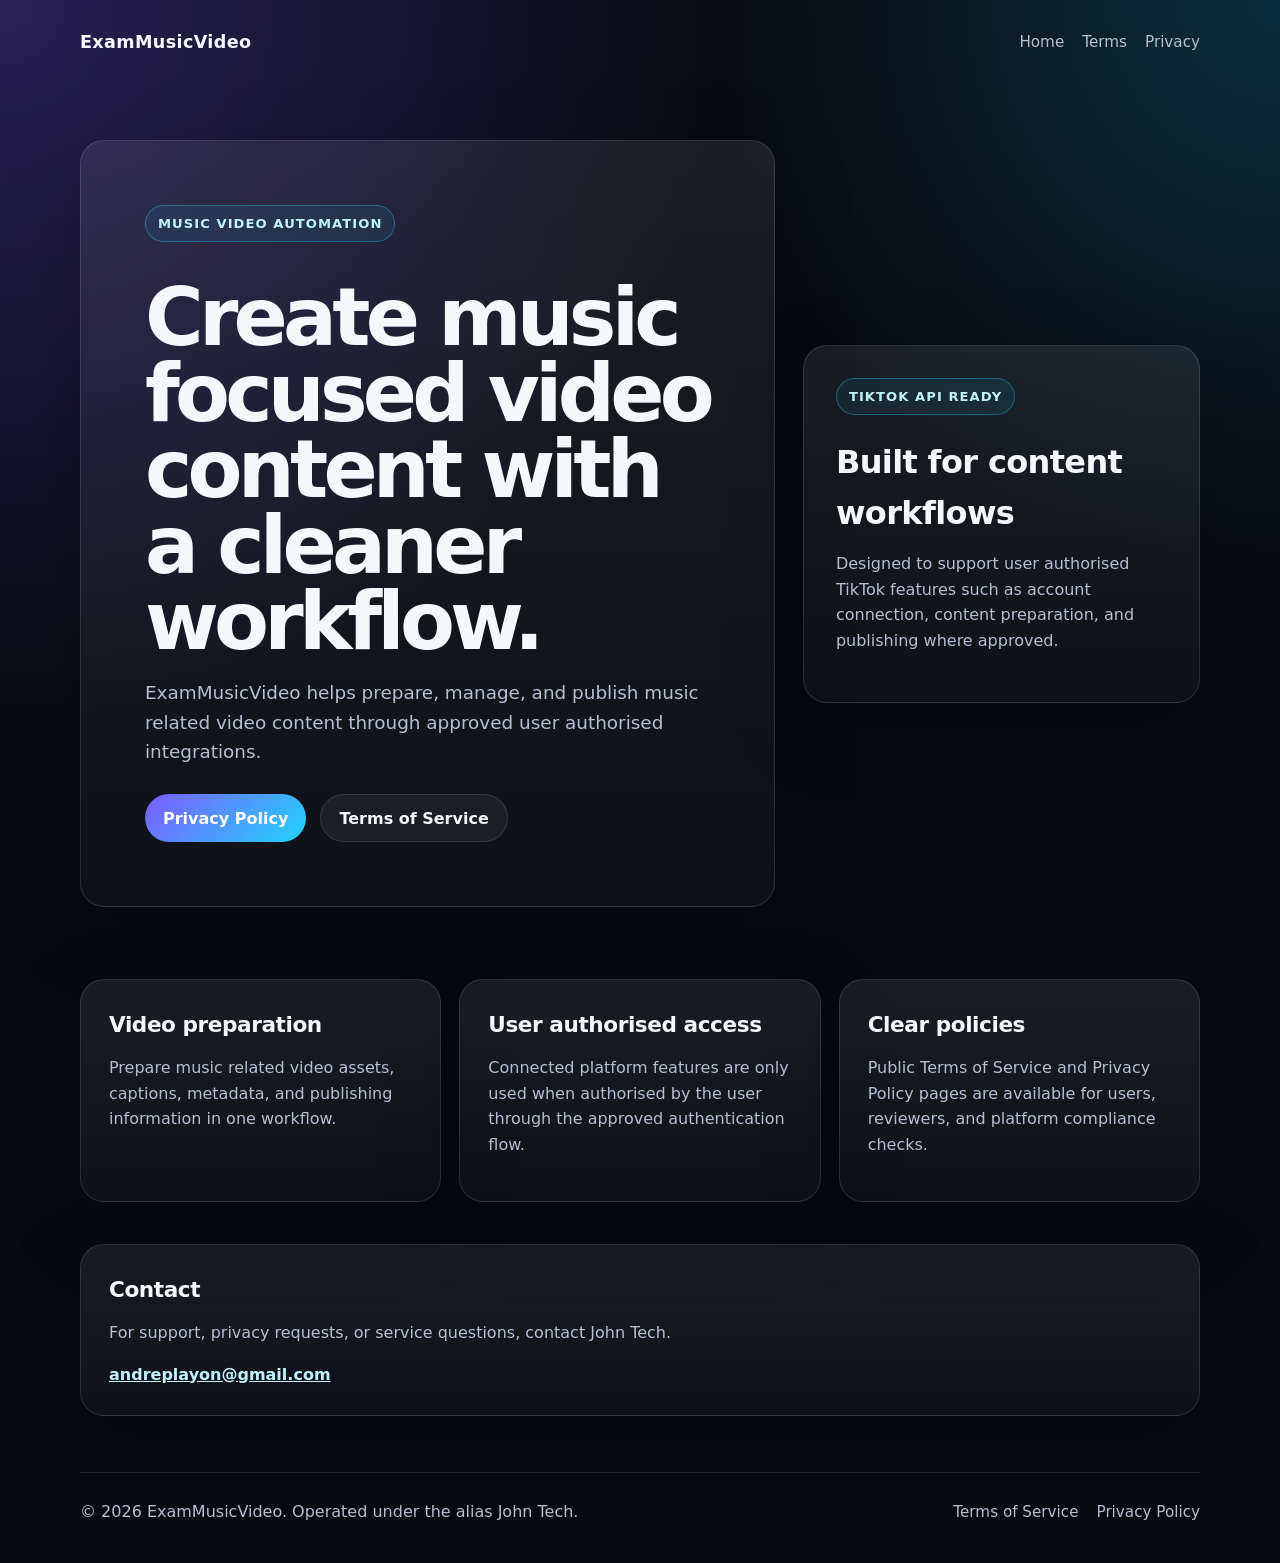
<file: index.html>
<!doctype html>
<html lang="en">
<head>
  <meta charset="utf-8">
  <meta name="viewport" content="width=device-width, initial-scale=1">
  <title>ExamMusicVideo</title>
  <meta name="description" content="ExamMusicVideo helps create music related video content and connect approved publishing workflows with TikTok.">
  <link rel="stylesheet" href="styles.css">
</head>
<body>
  <header class="site-header">
    <a class="brand" href="index.html">ExamMusicVideo</a>
    <nav class="nav" aria-label="Main navigation">
      <a href="index.html">Home</a>
      <a href="terms.html">Terms</a>
      <a href="privacy.html">Privacy</a>
    </nav>
  </header>

  <main>
    <section class="hero">
      <div class="hero-content">
        <p class="eyebrow">Music video automation</p>
        <h1>Create music focused video content with a cleaner workflow.</h1>
        <p class="hero-text">ExamMusicVideo helps prepare, manage, and publish music related video content through approved user authorised integrations.</p>
        <div class="actions">
          <a class="button primary" href="privacy.html">Privacy Policy</a>
          <a class="button secondary" href="terms.html">Terms of Service</a>
        </div>
      </div>
      <div class="hero-card" aria-label="Service summary">
        <span class="status">TikTok API ready</span>
        <h2>Built for content workflows</h2>
        <p>Designed to support user authorised TikTok features such as account connection, content preparation, and publishing where approved.</p>
      </div>
    </section>

    <section class="grid-section" aria-label="Features">
      <article class="card">
        <h2>Video preparation</h2>
        <p>Prepare music related video assets, captions, metadata, and publishing information in one workflow.</p>
      </article>
      <article class="card">
        <h2>User authorised access</h2>
        <p>Connected platform features are only used when authorised by the user through the approved authentication flow.</p>
      </article>
      <article class="card">
        <h2>Clear policies</h2>
        <p>Public Terms of Service and Privacy Policy pages are available for users, reviewers, and platform compliance checks.</p>
      </article>
    </section>

    <section class="contact-panel">
      <h2>Contact</h2>
      <p>For support, privacy requests, or service questions, contact John Tech.</p>
      <a href="mailto:andreplayon@gmail.com">andreplayon@gmail.com</a>
    </section>
  </main>

  <footer class="site-footer">
    <p>© 2026 ExamMusicVideo. Operated under the alias John Tech.</p>
    <div>
      <a href="terms.html">Terms of Service</a>
      <a href="privacy.html">Privacy Policy</a>
    </div>
  </footer>
</body>
</html>
</file>
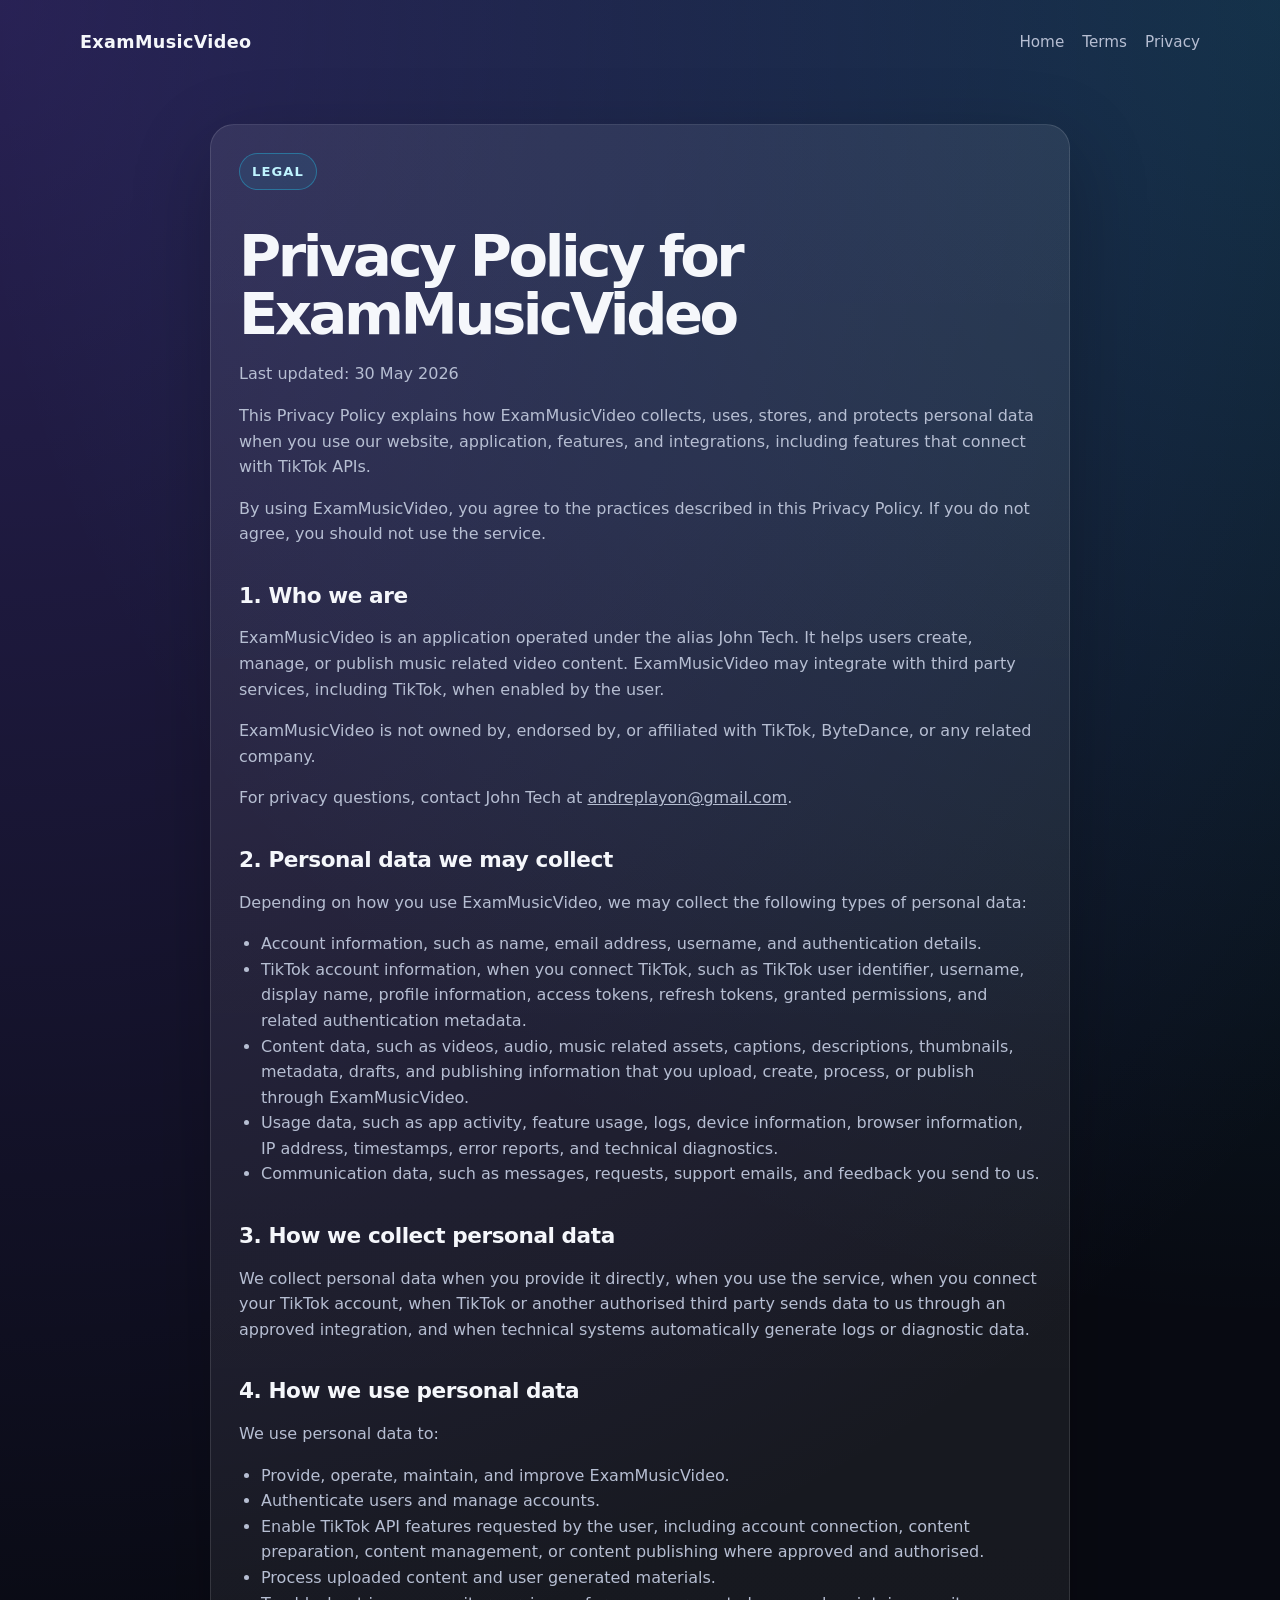
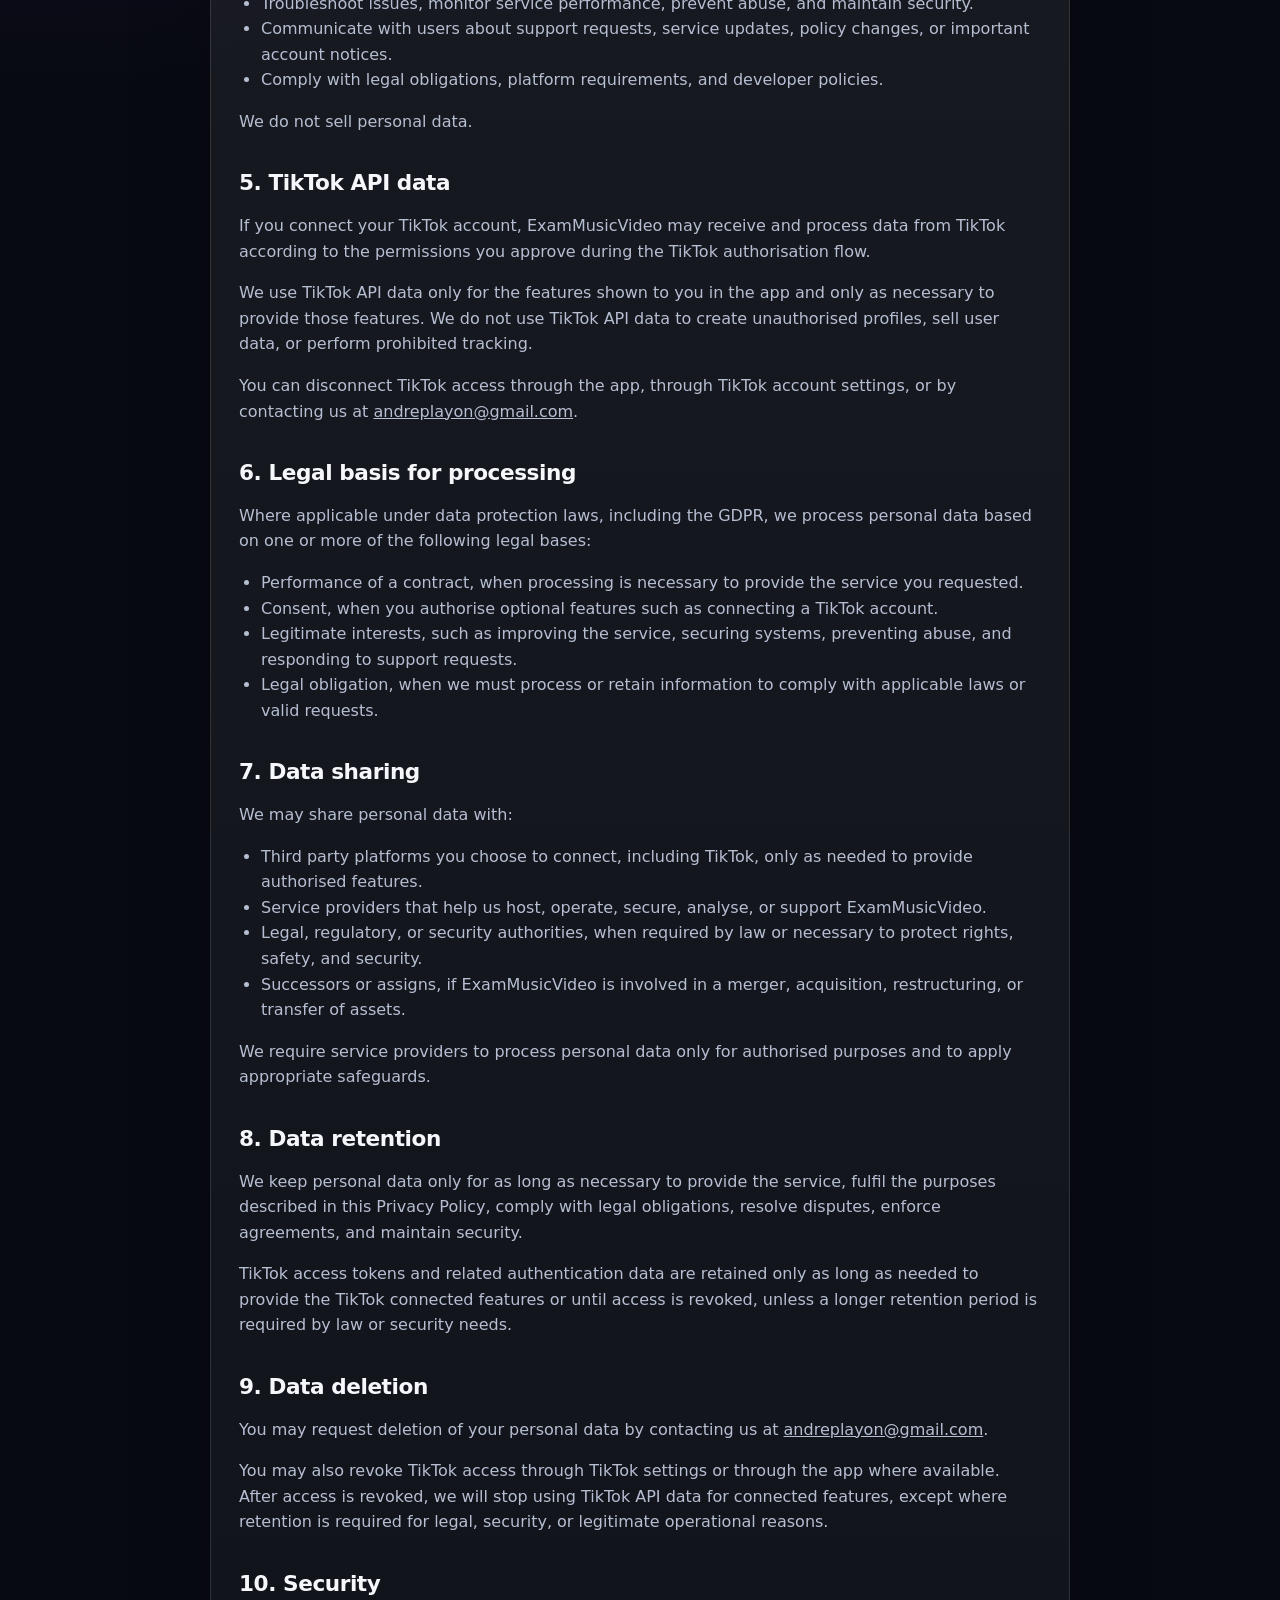
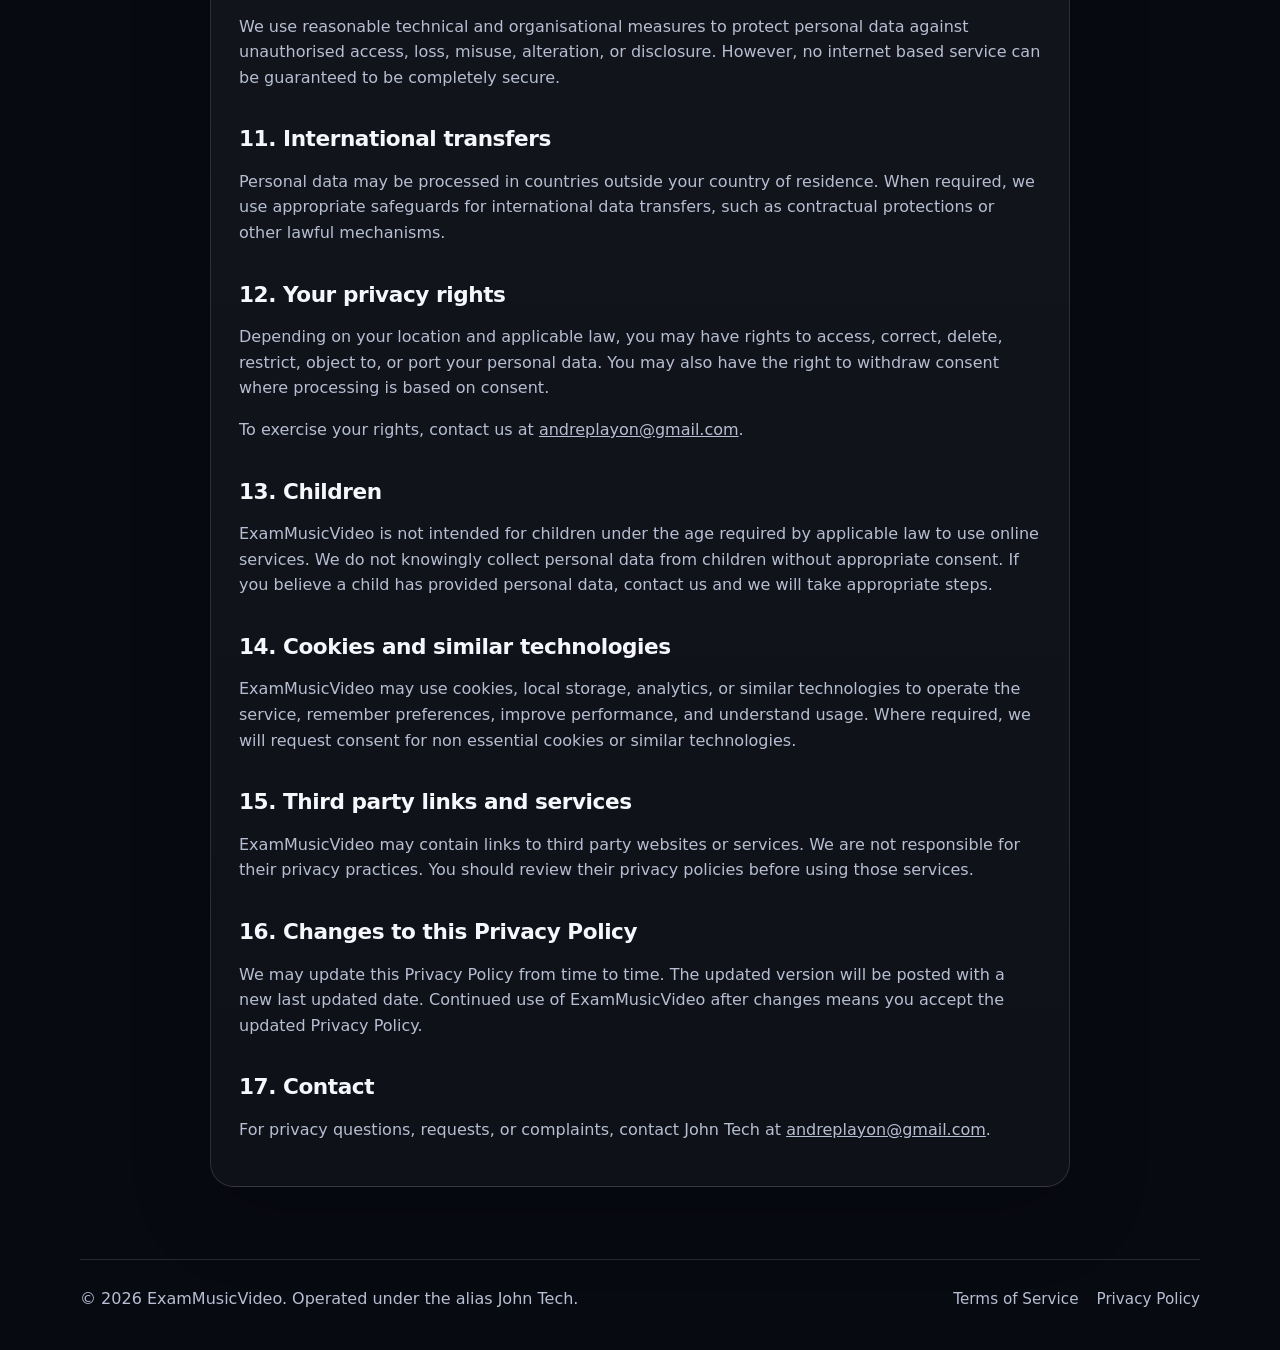
<file: privacy.html>
<!doctype html>
<html lang="en">
<head>
  <meta charset="utf-8">
  <meta name="viewport" content="width=device-width, initial-scale=1">
  <title>Privacy Policy | ExamMusicVideo</title>
  <meta name="description" content="Privacy Policy for ExamMusicVideo.">
  <link rel="stylesheet" href="styles.css">
</head>
<body>
  <header class="site-header">
    <a class="brand" href="index.html">ExamMusicVideo</a>
    <nav class="nav" aria-label="Main navigation">
      <a href="index.html">Home</a>
      <a href="terms.html">Terms</a>
      <a href="privacy.html">Privacy</a>
    </nav>
  </header>

  <main class="legal-page">
    <p class="eyebrow">Legal</p>
    <h1>Privacy Policy for ExamMusicVideo</h1>
    <p>Last updated: 30 May 2026</p>

    <p>This Privacy Policy explains how ExamMusicVideo collects, uses, stores, and protects personal data when you use our website, application, features, and integrations, including features that connect with TikTok APIs.</p>
    <p>By using ExamMusicVideo, you agree to the practices described in this Privacy Policy. If you do not agree, you should not use the service.</p>

    <h2>1. Who we are</h2>
    <p>ExamMusicVideo is an application operated under the alias John Tech. It helps users create, manage, or publish music related video content. ExamMusicVideo may integrate with third party services, including TikTok, when enabled by the user.</p>
    <p>ExamMusicVideo is not owned by, endorsed by, or affiliated with TikTok, ByteDance, or any related company.</p>
    <p>For privacy questions, contact John Tech at <a href="mailto:andreplayon@gmail.com">andreplayon@gmail.com</a>.</p>

    <h2>2. Personal data we may collect</h2>
    <p>Depending on how you use ExamMusicVideo, we may collect the following types of personal data:</p>
    <ul>
      <li>Account information, such as name, email address, username, and authentication details.</li>
      <li>TikTok account information, when you connect TikTok, such as TikTok user identifier, username, display name, profile information, access tokens, refresh tokens, granted permissions, and related authentication metadata.</li>
      <li>Content data, such as videos, audio, music related assets, captions, descriptions, thumbnails, metadata, drafts, and publishing information that you upload, create, process, or publish through ExamMusicVideo.</li>
      <li>Usage data, such as app activity, feature usage, logs, device information, browser information, IP address, timestamps, error reports, and technical diagnostics.</li>
      <li>Communication data, such as messages, requests, support emails, and feedback you send to us.</li>
    </ul>

    <h2>3. How we collect personal data</h2>
    <p>We collect personal data when you provide it directly, when you use the service, when you connect your TikTok account, when TikTok or another authorised third party sends data to us through an approved integration, and when technical systems automatically generate logs or diagnostic data.</p>

    <h2>4. How we use personal data</h2>
    <p>We use personal data to:</p>
    <ul>
      <li>Provide, operate, maintain, and improve ExamMusicVideo.</li>
      <li>Authenticate users and manage accounts.</li>
      <li>Enable TikTok API features requested by the user, including account connection, content preparation, content management, or content publishing where approved and authorised.</li>
      <li>Process uploaded content and user generated materials.</li>
      <li>Troubleshoot issues, monitor service performance, prevent abuse, and maintain security.</li>
      <li>Communicate with users about support requests, service updates, policy changes, or important account notices.</li>
      <li>Comply with legal obligations, platform requirements, and developer policies.</li>
    </ul>
    <p>We do not sell personal data.</p>

    <h2>5. TikTok API data</h2>
    <p>If you connect your TikTok account, ExamMusicVideo may receive and process data from TikTok according to the permissions you approve during the TikTok authorisation flow.</p>
    <p>We use TikTok API data only for the features shown to you in the app and only as necessary to provide those features. We do not use TikTok API data to create unauthorised profiles, sell user data, or perform prohibited tracking.</p>
    <p>You can disconnect TikTok access through the app, through TikTok account settings, or by contacting us at <a href="mailto:andreplayon@gmail.com">andreplayon@gmail.com</a>.</p>

    <h2>6. Legal basis for processing</h2>
    <p>Where applicable under data protection laws, including the GDPR, we process personal data based on one or more of the following legal bases:</p>
    <ul>
      <li>Performance of a contract, when processing is necessary to provide the service you requested.</li>
      <li>Consent, when you authorise optional features such as connecting a TikTok account.</li>
      <li>Legitimate interests, such as improving the service, securing systems, preventing abuse, and responding to support requests.</li>
      <li>Legal obligation, when we must process or retain information to comply with applicable laws or valid requests.</li>
    </ul>

    <h2>7. Data sharing</h2>
    <p>We may share personal data with:</p>
    <ul>
      <li>Third party platforms you choose to connect, including TikTok, only as needed to provide authorised features.</li>
      <li>Service providers that help us host, operate, secure, analyse, or support ExamMusicVideo.</li>
      <li>Legal, regulatory, or security authorities, when required by law or necessary to protect rights, safety, and security.</li>
      <li>Successors or assigns, if ExamMusicVideo is involved in a merger, acquisition, restructuring, or transfer of assets.</li>
    </ul>
    <p>We require service providers to process personal data only for authorised purposes and to apply appropriate safeguards.</p>

    <h2>8. Data retention</h2>
    <p>We keep personal data only for as long as necessary to provide the service, fulfil the purposes described in this Privacy Policy, comply with legal obligations, resolve disputes, enforce agreements, and maintain security.</p>
    <p>TikTok access tokens and related authentication data are retained only as long as needed to provide the TikTok connected features or until access is revoked, unless a longer retention period is required by law or security needs.</p>

    <h2>9. Data deletion</h2>
    <p>You may request deletion of your personal data by contacting us at <a href="mailto:andreplayon@gmail.com">andreplayon@gmail.com</a>.</p>
    <p>You may also revoke TikTok access through TikTok settings or through the app where available. After access is revoked, we will stop using TikTok API data for connected features, except where retention is required for legal, security, or legitimate operational reasons.</p>

    <h2>10. Security</h2>
    <p>We use reasonable technical and organisational measures to protect personal data against unauthorised access, loss, misuse, alteration, or disclosure. However, no internet based service can be guaranteed to be completely secure.</p>

    <h2>11. International transfers</h2>
    <p>Personal data may be processed in countries outside your country of residence. When required, we use appropriate safeguards for international data transfers, such as contractual protections or other lawful mechanisms.</p>

    <h2>12. Your privacy rights</h2>
    <p>Depending on your location and applicable law, you may have rights to access, correct, delete, restrict, object to, or port your personal data. You may also have the right to withdraw consent where processing is based on consent.</p>
    <p>To exercise your rights, contact us at <a href="mailto:andreplayon@gmail.com">andreplayon@gmail.com</a>.</p>

    <h2>13. Children</h2>
    <p>ExamMusicVideo is not intended for children under the age required by applicable law to use online services. We do not knowingly collect personal data from children without appropriate consent. If you believe a child has provided personal data, contact us and we will take appropriate steps.</p>

    <h2>14. Cookies and similar technologies</h2>
    <p>ExamMusicVideo may use cookies, local storage, analytics, or similar technologies to operate the service, remember preferences, improve performance, and understand usage. Where required, we will request consent for non essential cookies or similar technologies.</p>

    <h2>15. Third party links and services</h2>
    <p>ExamMusicVideo may contain links to third party websites or services. We are not responsible for their privacy practices. You should review their privacy policies before using those services.</p>

    <h2>16. Changes to this Privacy Policy</h2>
    <p>We may update this Privacy Policy from time to time. The updated version will be posted with a new last updated date. Continued use of ExamMusicVideo after changes means you accept the updated Privacy Policy.</p>

    <h2>17. Contact</h2>
    <p>For privacy questions, requests, or complaints, contact John Tech at <a href="mailto:andreplayon@gmail.com">andreplayon@gmail.com</a>.</p>
  </main>

  <footer class="site-footer">
    <p>© 2026 ExamMusicVideo. Operated under the alias John Tech.</p>
    <div>
      <a href="terms.html">Terms of Service</a>
      <a href="privacy.html">Privacy Policy</a>
    </div>
  </footer>
</body>
</html>
</file>
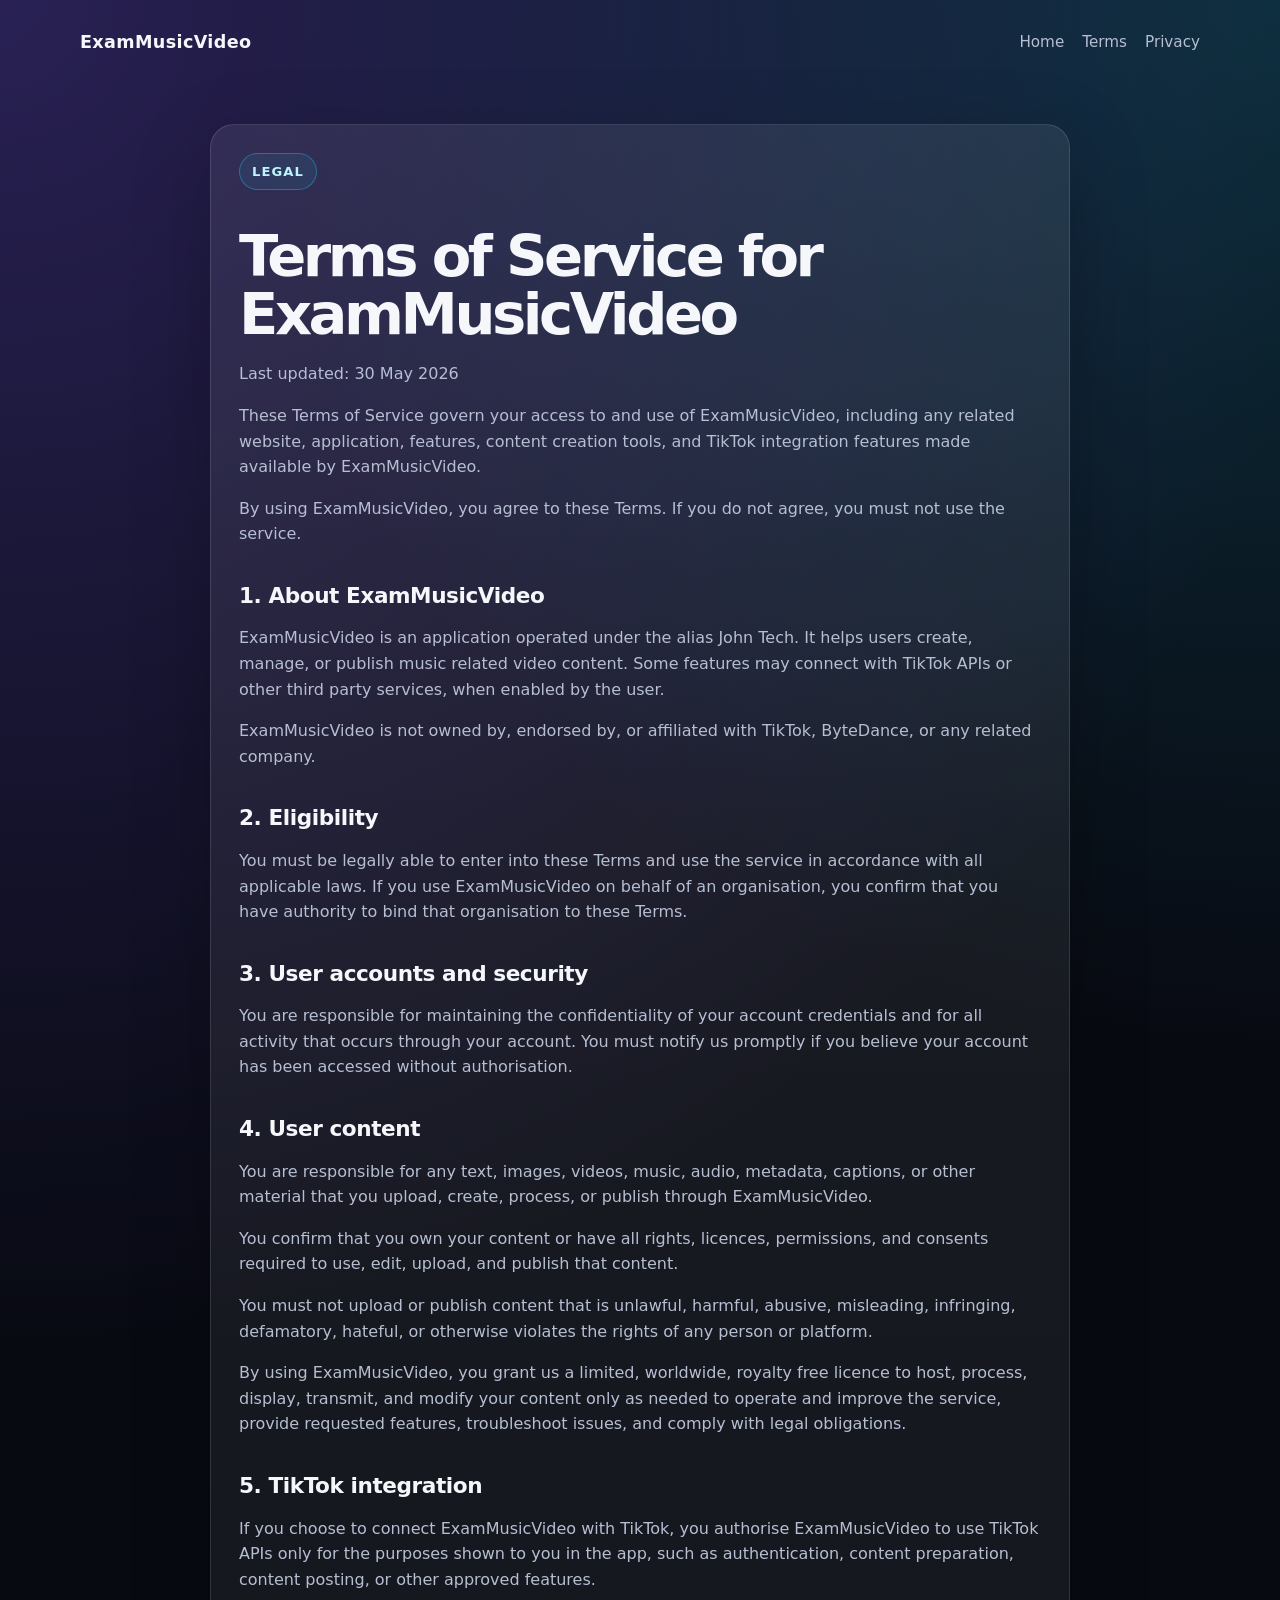
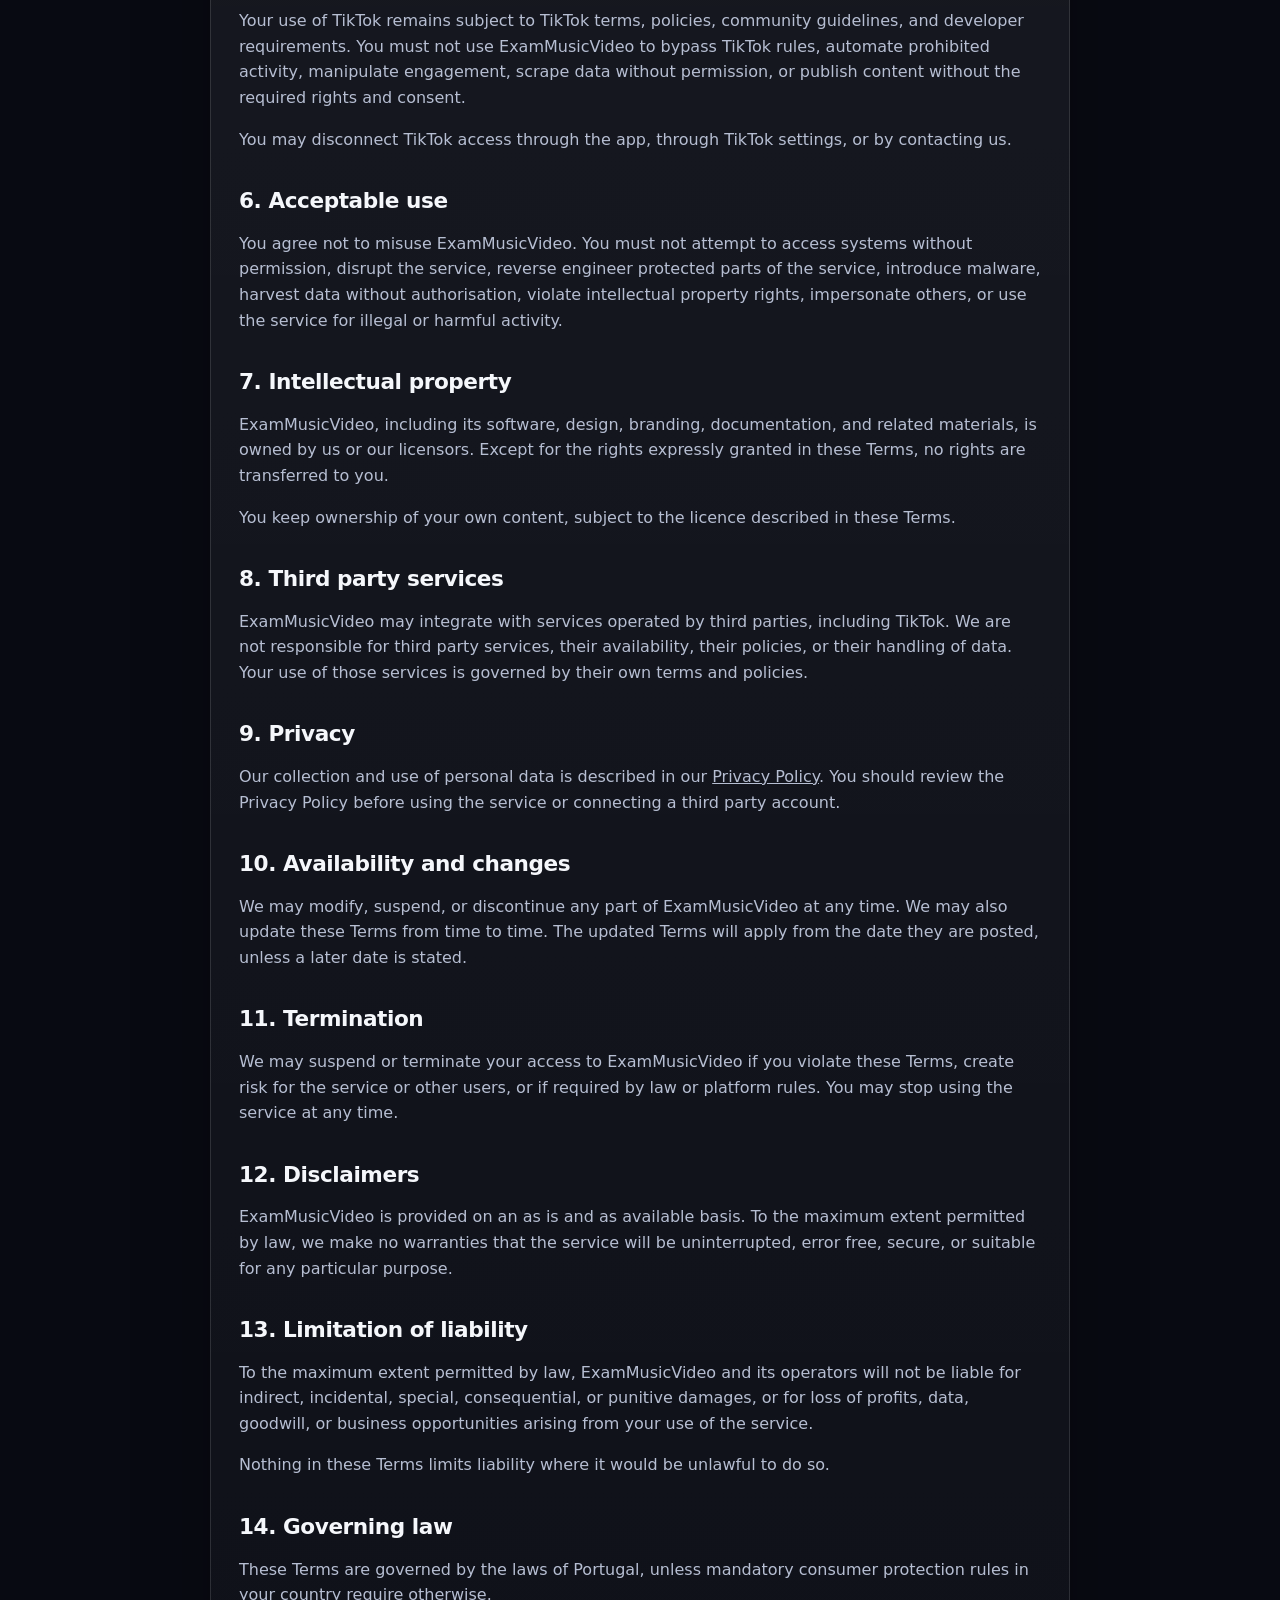
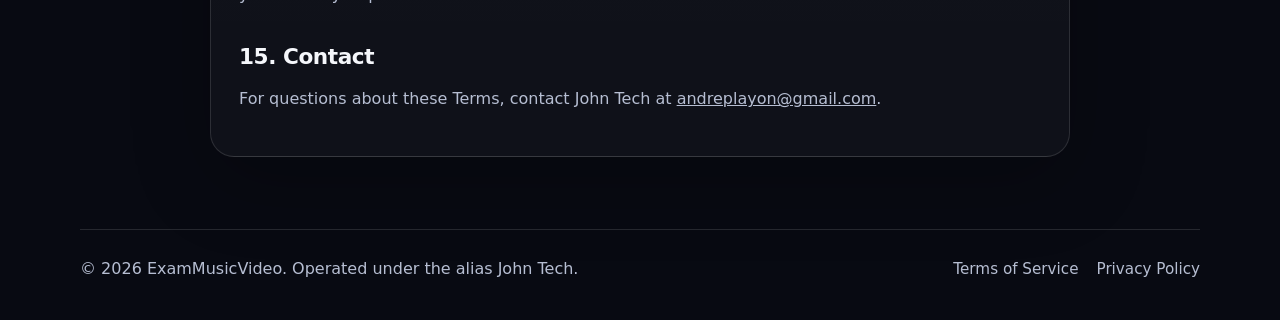
<file: terms.html>
<!doctype html>
<html lang="en">
<head>
  <meta charset="utf-8">
  <meta name="viewport" content="width=device-width, initial-scale=1">
  <title>Terms of Service | ExamMusicVideo</title>
  <meta name="description" content="Terms of Service for ExamMusicVideo.">
  <link rel="stylesheet" href="styles.css">
</head>
<body>
  <header class="site-header">
    <a class="brand" href="index.html">ExamMusicVideo</a>
    <nav class="nav" aria-label="Main navigation">
      <a href="index.html">Home</a>
      <a href="terms.html">Terms</a>
      <a href="privacy.html">Privacy</a>
    </nav>
  </header>

  <main class="legal-page">
    <p class="eyebrow">Legal</p>
    <h1>Terms of Service for ExamMusicVideo</h1>
    <p>Last updated: 30 May 2026</p>

    <p>These Terms of Service govern your access to and use of ExamMusicVideo, including any related website, application, features, content creation tools, and TikTok integration features made available by ExamMusicVideo.</p>
    <p>By using ExamMusicVideo, you agree to these Terms. If you do not agree, you must not use the service.</p>

    <h2>1. About ExamMusicVideo</h2>
    <p>ExamMusicVideo is an application operated under the alias John Tech. It helps users create, manage, or publish music related video content. Some features may connect with TikTok APIs or other third party services, when enabled by the user.</p>
    <p>ExamMusicVideo is not owned by, endorsed by, or affiliated with TikTok, ByteDance, or any related company.</p>

    <h2>2. Eligibility</h2>
    <p>You must be legally able to enter into these Terms and use the service in accordance with all applicable laws. If you use ExamMusicVideo on behalf of an organisation, you confirm that you have authority to bind that organisation to these Terms.</p>

    <h2>3. User accounts and security</h2>
    <p>You are responsible for maintaining the confidentiality of your account credentials and for all activity that occurs through your account. You must notify us promptly if you believe your account has been accessed without authorisation.</p>

    <h2>4. User content</h2>
    <p>You are responsible for any text, images, videos, music, audio, metadata, captions, or other material that you upload, create, process, or publish through ExamMusicVideo.</p>
    <p>You confirm that you own your content or have all rights, licences, permissions, and consents required to use, edit, upload, and publish that content.</p>
    <p>You must not upload or publish content that is unlawful, harmful, abusive, misleading, infringing, defamatory, hateful, or otherwise violates the rights of any person or platform.</p>
    <p>By using ExamMusicVideo, you grant us a limited, worldwide, royalty free licence to host, process, display, transmit, and modify your content only as needed to operate and improve the service, provide requested features, troubleshoot issues, and comply with legal obligations.</p>

    <h2>5. TikTok integration</h2>
    <p>If you choose to connect ExamMusicVideo with TikTok, you authorise ExamMusicVideo to use TikTok APIs only for the purposes shown to you in the app, such as authentication, content preparation, content posting, or other approved features.</p>
    <p>Your use of TikTok remains subject to TikTok terms, policies, community guidelines, and developer requirements. You must not use ExamMusicVideo to bypass TikTok rules, automate prohibited activity, manipulate engagement, scrape data without permission, or publish content without the required rights and consent.</p>
    <p>You may disconnect TikTok access through the app, through TikTok settings, or by contacting us.</p>

    <h2>6. Acceptable use</h2>
    <p>You agree not to misuse ExamMusicVideo. You must not attempt to access systems without permission, disrupt the service, reverse engineer protected parts of the service, introduce malware, harvest data without authorisation, violate intellectual property rights, impersonate others, or use the service for illegal or harmful activity.</p>

    <h2>7. Intellectual property</h2>
    <p>ExamMusicVideo, including its software, design, branding, documentation, and related materials, is owned by us or our licensors. Except for the rights expressly granted in these Terms, no rights are transferred to you.</p>
    <p>You keep ownership of your own content, subject to the licence described in these Terms.</p>

    <h2>8. Third party services</h2>
    <p>ExamMusicVideo may integrate with services operated by third parties, including TikTok. We are not responsible for third party services, their availability, their policies, or their handling of data. Your use of those services is governed by their own terms and policies.</p>

    <h2>9. Privacy</h2>
    <p>Our collection and use of personal data is described in our <a href="privacy.html">Privacy Policy</a>. You should review the Privacy Policy before using the service or connecting a third party account.</p>

    <h2>10. Availability and changes</h2>
    <p>We may modify, suspend, or discontinue any part of ExamMusicVideo at any time. We may also update these Terms from time to time. The updated Terms will apply from the date they are posted, unless a later date is stated.</p>

    <h2>11. Termination</h2>
    <p>We may suspend or terminate your access to ExamMusicVideo if you violate these Terms, create risk for the service or other users, or if required by law or platform rules. You may stop using the service at any time.</p>

    <h2>12. Disclaimers</h2>
    <p>ExamMusicVideo is provided on an as is and as available basis. To the maximum extent permitted by law, we make no warranties that the service will be uninterrupted, error free, secure, or suitable for any particular purpose.</p>

    <h2>13. Limitation of liability</h2>
    <p>To the maximum extent permitted by law, ExamMusicVideo and its operators will not be liable for indirect, incidental, special, consequential, or punitive damages, or for loss of profits, data, goodwill, or business opportunities arising from your use of the service.</p>
    <p>Nothing in these Terms limits liability where it would be unlawful to do so.</p>

    <h2>14. Governing law</h2>
    <p>These Terms are governed by the laws of Portugal, unless mandatory consumer protection rules in your country require otherwise.</p>

    <h2>15. Contact</h2>
    <p>For questions about these Terms, contact John Tech at <a href="mailto:andreplayon@gmail.com">andreplayon@gmail.com</a>.</p>
  </main>

  <footer class="site-footer">
    <p>© 2026 ExamMusicVideo. Operated under the alias John Tech.</p>
    <div>
      <a href="terms.html">Terms of Service</a>
      <a href="privacy.html">Privacy Policy</a>
    </div>
  </footer>
</body>
</html>
</file>
<file: styles.css>
:root {
  color-scheme: dark;
  --bg: #080a12;
  --panel: #111626;
  --panel-soft: #151b2d;
  --text: #f5f7fb;
  --muted: #b6bed2;
  --line: rgba(255, 255, 255, 0.12);
  --accent: #7c5cff;
  --accent-2: #21d4fd;
  --radius: 24px;
}

* {
  box-sizing: border-box;
}

body {
  margin: 0;
  min-height: 100vh;
  font-family: Inter, ui-sans-serif, system-ui, -apple-system, BlinkMacSystemFont, "Segoe UI", sans-serif;
  background: radial-gradient(circle at top left, rgba(124, 92, 255, 0.28), transparent 36%), radial-gradient(circle at top right, rgba(33, 212, 253, 0.18), transparent 28%), var(--bg);
  color: var(--text);
  line-height: 1.6;
}

a {
  color: inherit;
}

.site-header,
.site-footer {
  width: min(1120px, calc(100% - 32px));
  margin: 0 auto;
  display: flex;
  align-items: center;
  justify-content: space-between;
  gap: 24px;
}

.site-header {
  padding: 28px 0;
}

.brand {
  font-weight: 800;
  font-size: 1.1rem;
  text-decoration: none;
  letter-spacing: 0.02em;
}

.nav,
.site-footer div {
  display: flex;
  align-items: center;
  gap: 18px;
  flex-wrap: wrap;
}

.nav a,
.site-footer a {
  color: var(--muted);
  text-decoration: none;
  font-size: 0.95rem;
}

.nav a:hover,
.site-footer a:hover {
  color: var(--text);
}

main {
  width: min(1120px, calc(100% - 32px));
  margin: 0 auto;
}

.hero {
  min-height: 70vh;
  display: grid;
  grid-template-columns: 1.4fr 0.8fr;
  gap: 28px;
  align-items: center;
  padding: 56px 0 72px;
}

.hero-content,
.hero-card,
.card,
.contact-panel,
.legal-page {
  border: 1px solid var(--line);
  background: linear-gradient(180deg, rgba(255, 255, 255, 0.08), rgba(255, 255, 255, 0.03));
  border-radius: var(--radius);
  box-shadow: 0 24px 80px rgba(0, 0, 0, 0.24);
}

.hero-content {
  padding: clamp(32px, 6vw, 64px);
}

.eyebrow,
.status {
  display: inline-flex;
  width: fit-content;
  align-items: center;
  border: 1px solid rgba(33, 212, 253, 0.35);
  background: rgba(33, 212, 253, 0.08);
  color: #bff4ff;
  border-radius: 999px;
  padding: 7px 12px;
  font-size: 0.82rem;
  font-weight: 700;
  text-transform: uppercase;
  letter-spacing: 0.08em;
}

h1 {
  margin: 22px 0 18px;
  font-size: clamp(2.4rem, 7vw, 5rem);
  line-height: 0.95;
  letter-spacing: -0.06em;
}

h2 {
  margin: 0 0 12px;
  font-size: 1.35rem;
  letter-spacing: -0.02em;
}

p {
  color: var(--muted);
  margin: 0 0 16px;
}

.hero-text {
  font-size: 1.15rem;
  max-width: 720px;
}

.actions {
  display: flex;
  gap: 14px;
  flex-wrap: wrap;
  margin-top: 28px;
}

.button {
  display: inline-flex;
  align-items: center;
  justify-content: center;
  min-height: 48px;
  padding: 0 18px;
  border-radius: 999px;
  text-decoration: none;
  font-weight: 700;
}

.button.primary {
  background: linear-gradient(135deg, var(--accent), var(--accent-2));
  color: white;
}

.button.secondary {
  border: 1px solid var(--line);
  background: rgba(255, 255, 255, 0.05);
}

.hero-card {
  padding: 32px;
}

.hero-card h2 {
  margin-top: 22px;
  font-size: 2rem;
}

.grid-section {
  display: grid;
  grid-template-columns: repeat(3, 1fr);
  gap: 18px;
  padding-bottom: 24px;
}

.card,
.contact-panel,
.legal-page {
  padding: 28px;
}

.contact-panel {
  margin: 18px 0 56px;
}

.contact-panel a {
  color: #bff4ff;
  font-weight: 700;
}

.legal-page {
  max-width: 860px;
  margin: 40px auto 72px;
}

.legal-page h1 {
  font-size: clamp(2rem, 6vw, 3.6rem);
  line-height: 1;
}

.legal-page h2 {
  margin-top: 32px;
}

.legal-page ul {
  color: var(--muted);
  padding-left: 22px;
}

.site-footer {
  border-top: 1px solid var(--line);
  padding: 26px 0 38px;
  color: var(--muted);
}

.site-footer p {
  margin: 0;
}

@media (max-width: 820px) {
  .site-header,
  .site-footer,
  .hero {
    align-items: flex-start;
  }

  .site-header,
  .site-footer {
    flex-direction: column;
  }

  .hero,
  .grid-section {
    grid-template-columns: 1fr;
  }

  .hero {
    padding-top: 24px;
  }
}
</file>
